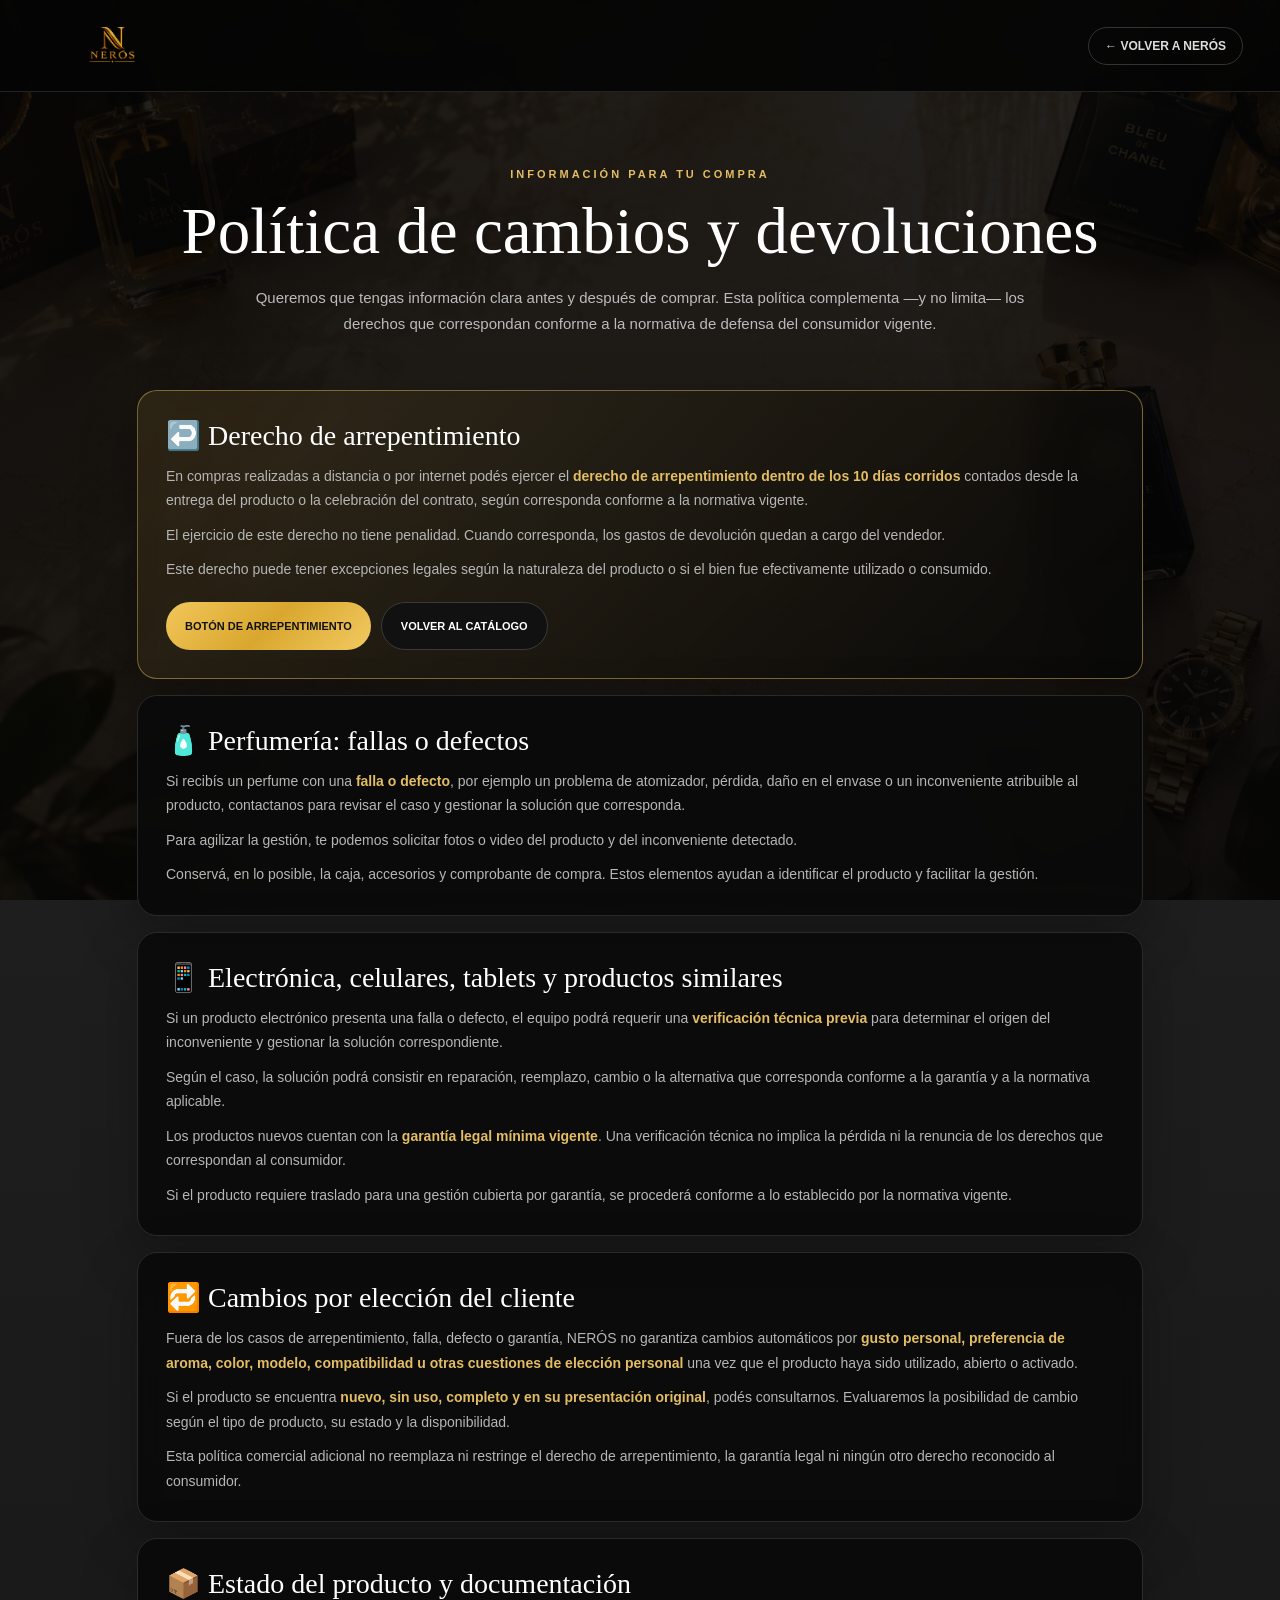
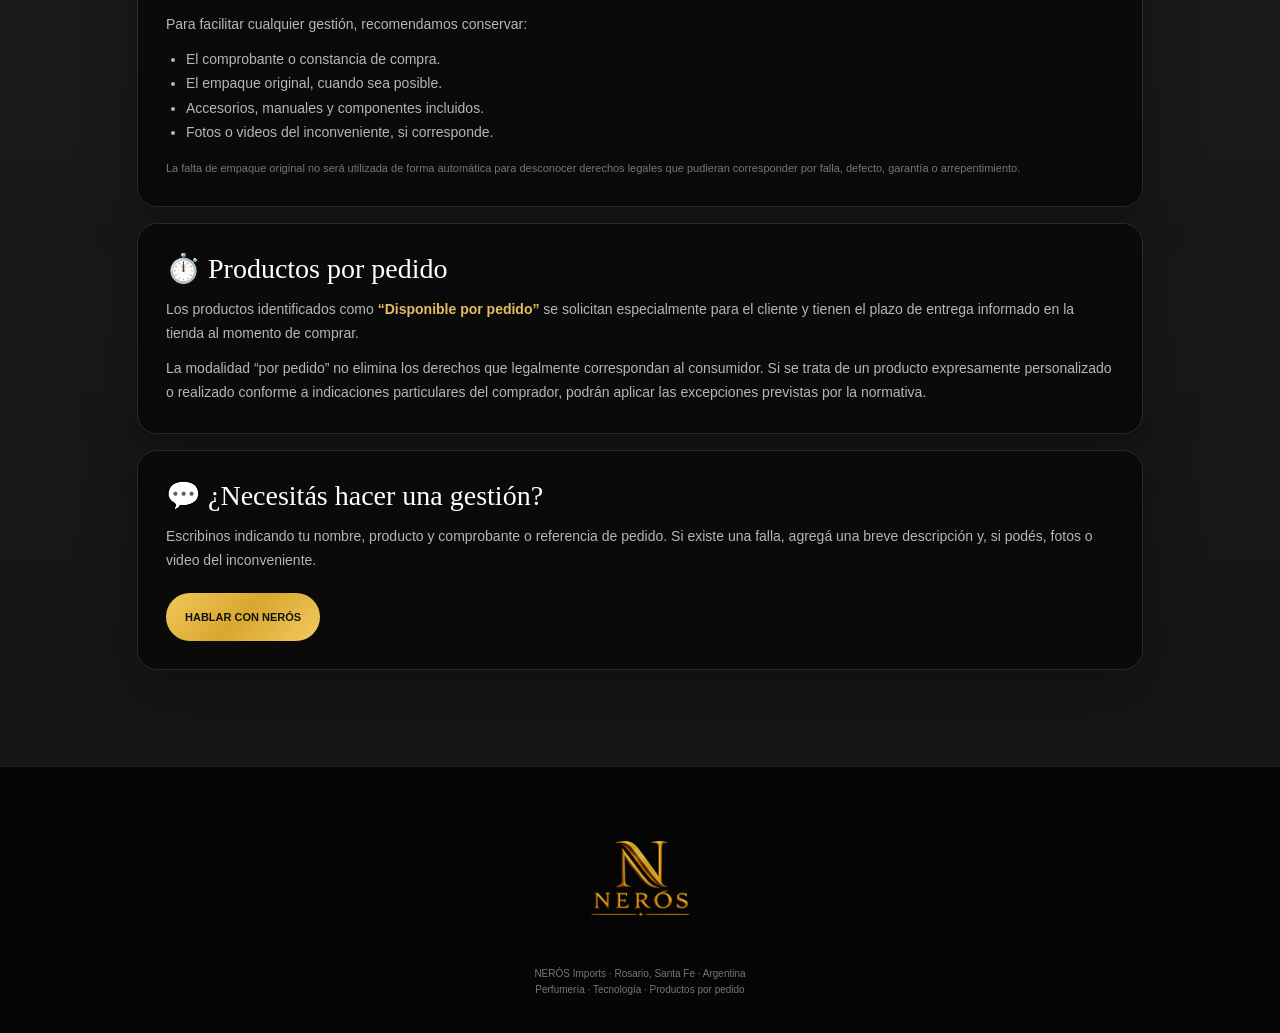
<file: politica-devolucion.html>
<!DOCTYPE html>
<html lang="es">
<head>
<meta charset="UTF-8">
<meta name="viewport" content="width=device-width,initial-scale=1.0">
<title>Política de cambios y devoluciones | NERÓS</title>
<link rel="icon" type="image/png" href="favicon.png">

<style>
*{box-sizing:border-box;margin:0;padding:0}
:root{
  --negro:#080808;
  --dorado:#c89d38;
  --dorado-claro:#e3bd63;
  --gris:#aaa;
}
html{scroll-behavior:smooth}
body{
  background:
    linear-gradient(rgba(5,5,5,.88),rgba(5,5,5,.94)),
    url("fondo-explora.png") center/cover fixed;
  color:#fff;
  font-family:Arial,Helvetica,sans-serif;
}
a{text-decoration:none}

.header{
  position:sticky;
  top:0;
  z-index:20;
  height:92px;
  border-bottom:1px solid #222;
  background:rgba(5,5,5,.91);
  backdrop-filter:blur(16px);
}
.header-inner{
  max-width:1250px;
  height:100%;
  margin:auto;
  padding:0 22px;
  display:flex;
  align-items:center;
  justify-content:space-between;
}
.header img{
  width:150px;
  max-height:70px;
  object-fit:contain;
}
.volver{
  color:#ddd;
  border:1px solid #333;
  border-radius:999px;
  padding:11px 16px;
  font-size:12px;
  font-weight:800;
  transition:.2s;
}
.volver:hover{
  border-color:var(--dorado);
  color:var(--dorado-claro);
}

.hero{
  max-width:1050px;
  margin:auto;
  padding:72px 22px 32px;
  text-align:center;
}
.hero small{
  color:var(--dorado-claro);
  font-size:11px;
  font-weight:900;
  letter-spacing:3px;
}
.hero h1{
  font-family:Georgia,serif;
  font-size:clamp(38px,6vw,65px);
  font-weight:400;
  margin:12px 0 16px;
}
.hero p{
  max-width:790px;
  margin:auto;
  color:#bbb;
  font-size:15px;
  line-height:1.75;
}

.contenido{
  max-width:1050px;
  margin:auto;
  padding:20px 22px 80px;
}
.bloque{
  margin-bottom:16px;
  padding:28px;
  border:1px solid #2a2a2a;
  border-radius:20px;
  background:rgba(10,10,10,.93);
  backdrop-filter:blur(10px);
  box-shadow:0 20px 55px rgba(0,0,0,.28);
}
.bloque.destacado{
  border-color:rgba(227,189,99,.48);
  background:
    linear-gradient(135deg,rgba(200,157,56,.12),rgba(8,8,8,.94));
}
.bloque h2{
  font-family:Georgia,serif;
  font-weight:400;
  font-size:28px;
  margin-bottom:12px;
}
.bloque h3{
  font-size:16px;
  margin:20px 0 8px;
  color:#eee;
}
.bloque p,.bloque li{
  color:#b6b6b6;
  font-size:14px;
  line-height:1.75;
}
.bloque p + p{
  margin-top:10px;
}
.bloque ul{
  margin:10px 0 0 20px;
}
.bloque b{
  color:var(--dorado-claro);
}
.nota{
  margin-top:14px;
  color:#777!important;
  font-size:11px!important;
}
.accion{
  display:flex;
  gap:10px;
  flex-wrap:wrap;
  margin-top:20px;
}
.btn{
  display:inline-flex;
  min-height:48px;
  padding:0 19px;
  align-items:center;
  justify-content:center;
  border-radius:999px;
  font-size:11px;
  font-weight:900;
  transition:.2s;
}
.btn.dorado{
  color:#111;
  background:linear-gradient(135deg,#f1c65a,#d9a72e,#f2ca62);
}
.btn.dorado:hover{
  transform:translateY(-2px);
  filter:brightness(1.08);
}
.btn.oscuro{
  color:#fff;
  border:1px solid #3a3a3a;
  background:#111;
}
.btn.oscuro:hover{
  border-color:var(--dorado);
  color:var(--dorado-claro);
}

.footer{
  border-top:1px solid #222;
  background:#050505;
  padding:35px 20px;
  text-align:center;
}
.footer img{
  width:120px;
  margin-bottom:10px;
}
.footer p{
  color:#777;
  font-size:10px;
  line-height:1.6;
}

@media(max-width:600px){
  .header{height:78px}
  .header img{width:120px}
  .volver{font-size:10px;padding:9px 12px}
  .hero{padding-top:50px}
  .bloque{padding:21px 18px}
  .accion{flex-direction:column}
  .btn{width:100%}
}
</style>
</head>

<body>

<header class="header">
  <div class="header-inner">
    <a href="index.html">
      <img src="logo%20neros.png" alt="NERÓS">
    </a>
    <a class="volver" href="index.html">← VOLVER A NERÓS</a>
  </div>
</header>

<section class="hero">
  <small>INFORMACIÓN PARA TU COMPRA</small>
  <h1>Política de cambios y devoluciones</h1>
  <p>
    Queremos que tengas información clara antes y después de comprar.
    Esta política complementa —y no limita— los derechos que correspondan
    conforme a la normativa de defensa del consumidor vigente.
  </p>
</section>

<main class="contenido">

  <section class="bloque destacado" id="arrepentimiento">
    <h2>↩️ Derecho de arrepentimiento</h2>

    <p>
      En compras realizadas a distancia o por internet podés ejercer el
      <b>derecho de arrepentimiento dentro de los 10 días corridos</b>
      contados desde la entrega del producto o la celebración del contrato,
      según corresponda conforme a la normativa vigente.
    </p>

    <p>
      El ejercicio de este derecho no tiene penalidad. Cuando corresponda,
      los gastos de devolución quedan a cargo del vendedor.
    </p>

    <p>
      Este derecho puede tener excepciones legales según la naturaleza del
      producto o si el bien fue efectivamente utilizado o consumido.
    </p>

    <div class="accion">
      <a class="btn dorado"
         href="https://wa.me/5493417830300?text=Hola%20NER%C3%93S.%20Quiero%20ejercer%20mi%20derecho%20de%20arrepentimiento%20sobre%20una%20compra."
         target="_blank">
        BOTÓN DE ARREPENTIMIENTO
      </a>

      <a class="btn oscuro" href="catalogo.html">
        VOLVER AL CATÁLOGO
      </a>
    </div>
  </section>

  <section class="bloque">
    <h2>🧴 Perfumería: fallas o defectos</h2>

    <p>
      Si recibís un perfume con una <b>falla o defecto</b>, por ejemplo un
      problema de atomizador, pérdida, daño en el envase o un inconveniente
      atribuible al producto, contactanos para revisar el caso y gestionar
      la solución que corresponda.
    </p>

    <p>
      Para agilizar la gestión, te podemos solicitar fotos o video del
      producto y del inconveniente detectado.
    </p>

    <p>
      Conservá, en lo posible, la caja, accesorios y comprobante de compra.
      Estos elementos ayudan a identificar el producto y facilitar la gestión.
    </p>
  </section>

  <section class="bloque">
    <h2>📱 Electrónica, celulares, tablets y productos similares</h2>

    <p>
      Si un producto electrónico presenta una falla o defecto, el equipo
      podrá requerir una <b>verificación técnica previa</b> para determinar
      el origen del inconveniente y gestionar la solución correspondiente.
    </p>

    <p>
      Según el caso, la solución podrá consistir en reparación, reemplazo,
      cambio o la alternativa que corresponda conforme a la garantía y a la
      normativa aplicable.
    </p>

    <p>
      Los productos nuevos cuentan con la <b>garantía legal mínima vigente</b>.
      Una verificación técnica no implica la pérdida ni la renuncia de los
      derechos que correspondan al consumidor.
    </p>

    <p>
      Si el producto requiere traslado para una gestión cubierta por garantía,
      se procederá conforme a lo establecido por la normativa vigente.
    </p>
  </section>

  <section class="bloque">
    <h2>🔁 Cambios por elección del cliente</h2>

    <p>
      Fuera de los casos de arrepentimiento, falla, defecto o garantía,
      NERÓS no garantiza cambios automáticos por
      <b>gusto personal, preferencia de aroma, color, modelo, compatibilidad
      u otras cuestiones de elección personal</b> una vez que el producto
      haya sido utilizado, abierto o activado.
    </p>

    <p>
      Si el producto se encuentra <b>nuevo, sin uso, completo y en su
      presentación original</b>, podés consultarnos. Evaluaremos la posibilidad
      de cambio según el tipo de producto, su estado y la disponibilidad.
    </p>

    <p>
      Esta política comercial adicional no reemplaza ni restringe el derecho
      de arrepentimiento, la garantía legal ni ningún otro derecho reconocido
      al consumidor.
    </p>
  </section>

  <section class="bloque">
    <h2>📦 Estado del producto y documentación</h2>

    <p>
      Para facilitar cualquier gestión, recomendamos conservar:
    </p>

    <ul>
      <li>El comprobante o constancia de compra.</li>
      <li>El empaque original, cuando sea posible.</li>
      <li>Accesorios, manuales y componentes incluidos.</li>
      <li>Fotos o videos del inconveniente, si corresponde.</li>
    </ul>

    <p class="nota">
      La falta de empaque original no será utilizada de forma automática para
      desconocer derechos legales que pudieran corresponder por falla, defecto,
      garantía o arrepentimiento.
    </p>
  </section>

  <section class="bloque">
    <h2>⏱️ Productos por pedido</h2>

    <p>
      Los productos identificados como <b>“Disponible por pedido”</b>
      se solicitan especialmente para el cliente y tienen el plazo de entrega
      informado en la tienda al momento de comprar.
    </p>

    <p>
      La modalidad “por pedido” no elimina los derechos que legalmente
      correspondan al consumidor. Si se trata de un producto expresamente
      personalizado o realizado conforme a indicaciones particulares del
      comprador, podrán aplicar las excepciones previstas por la normativa.
    </p>
  </section>

  <section class="bloque">
    <h2>💬 ¿Necesitás hacer una gestión?</h2>

    <p>
      Escribinos indicando tu nombre, producto y comprobante o referencia de
      pedido. Si existe una falla, agregá una breve descripción y, si podés,
      fotos o video del inconveniente.
    </p>

    <div class="accion">
      <a class="btn dorado"
         href="https://wa.me/5493417830300?text=Hola%20NER%C3%93S.%20Necesito%20realizar%20una%20consulta%20por%20una%20compra."
         target="_blank">
        HABLAR CON NERÓS
      </a>
    </div>
  </section>

</main>

<footer class="footer">
  <img src="logo%20neros.png" alt="NERÓS">
  <p>
    NERÓS Imports · Rosario, Santa Fe · Argentina<br>
    Perfumería · Tecnología · Productos por pedido
  </p>
</footer>

</body>
</html>
</file>
